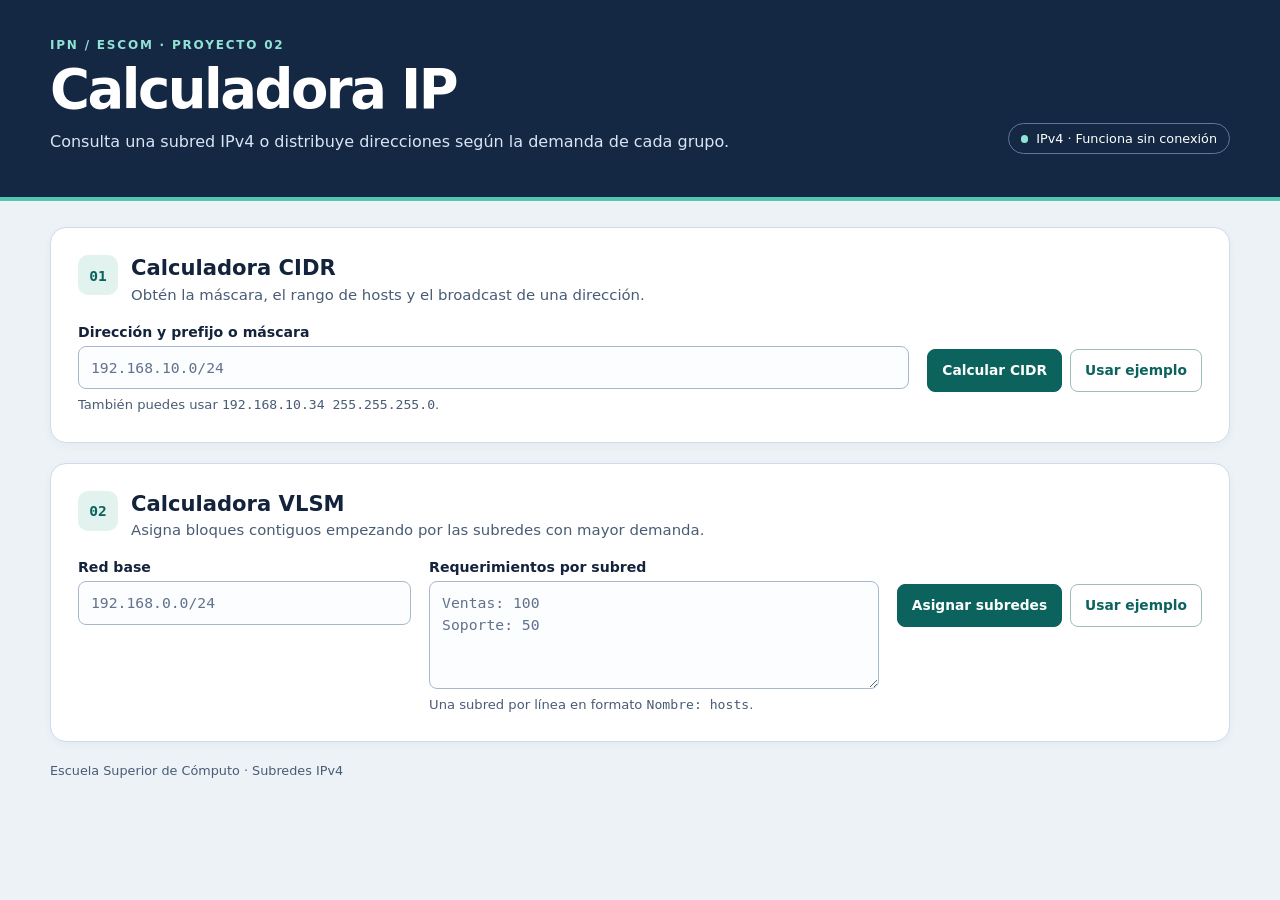
<file: proyecto/index.html>
<!doctype html>
<html lang="es-MX">
<head>
  <meta charset="utf-8">
  <meta name="viewport" content="width=device-width, initial-scale=1">
  <meta name="description" content="Calculadora IPv4 de subredes CIDR y asignaciones VLSM.">
  <title>Calculadora IP · CIDR y VLSM</title>
  <link rel="stylesheet" href="styles.css">
  <script defer src="js/ipv4.js"></script>
  <script defer src="js/ui.js"></script>
</head>
<body>
  <header class="masthead">
    <div class="wrap masthead-inner">
      <div>
        <p class="eyebrow">IPN / ESCOM · PROYECTO 02</p>
        <h1>Calculadora IP</h1>
        <p class="subtitle">Consulta una subred IPv4 o distribuye direcciones según la demanda de cada grupo.</p>
      </div>
      <span class="badge"><span aria-hidden="true"></span> IPv4 · Funciona sin conexión</span>
    </div>
  </header>
  <main class="wrap">
    <section class="calculator" aria-labelledby="cidr-title">
      <header class="section-heading">
        <span class="section-number" aria-hidden="true">01</span>
        <div>
          <h2 id="cidr-title">Calculadora CIDR</h2>
          <p>Obtén la máscara, el rango de hosts y el broadcast de una dirección.</p>
        </div>
      </header>
      <form id="cidr-form" class="form-grid" novalidate>
        <div class="field">
          <label for="cidr-input">Dirección y prefijo o máscara</label>
          <input id="cidr-input" type="text" placeholder="192.168.10.0/24" aria-describedby="cidr-hint" spellcheck="false" autocomplete="off" required>
          <p id="cidr-hint" class="hint">También puedes usar <code>192.168.10.34 255.255.255.0</code>.</p>
        </div>
        <div class="actions">
          <button type="submit">Calcular CIDR</button>
          <button type="button" class="example" id="cidr-example">Usar ejemplo</button>
        </div>
      </form>
      <p class="error" id="cidr-error" role="alert" hidden></p>
      <section class="results" id="cidr-results" aria-labelledby="cidr-result-title" hidden>
        <h3 id="cidr-result-title" tabindex="-1">Resultado CIDR</h3>
        <dl class="metrics" id="cidr-metrics"></dl>
        <p class="hint" id="cidr-special" hidden></p>
        <details>
          <summary>Ver representación binaria</summary>
          <dl class="metrics binary" id="cidr-binary"></dl>
        </details>
      </section>
    </section>

    <section class="calculator" aria-labelledby="vlsm-title">
      <header class="section-heading">
        <span class="section-number" aria-hidden="true">02</span>
        <div>
          <h2 id="vlsm-title">Calculadora VLSM</h2>
          <p>Asigna bloques contiguos empezando por las subredes con mayor demanda.</p>
        </div>
      </header>
      <form id="vlsm-form" class="form-grid" novalidate>
        <div class="field">
          <label for="vlsm-base">Red base</label>
          <input id="vlsm-base" type="text" placeholder="192.168.0.0/24" spellcheck="false" autocomplete="off" required>
        </div>
        <div class="field">
          <label for="vlsm-requests">Requerimientos por subred</label>
          <textarea id="vlsm-requests" rows="4" placeholder="Ventas: 100&#10;Soporte: 50" aria-describedby="vlsm-hint" spellcheck="false" required></textarea>
          <p id="vlsm-hint" class="hint">Una subred por línea en formato <code>Nombre: hosts</code>.</p>
        </div>
        <div class="actions">
          <button type="submit">Asignar subredes</button>
          <button type="button" class="example" id="vlsm-example">Usar ejemplo</button>
        </div>
      </form>
      <p class="error" id="vlsm-error" role="alert" hidden></p>
      <section class="results" id="vlsm-results" aria-labelledby="vlsm-result-title" hidden>
        <h3 id="vlsm-result-title" tabindex="-1">Asignación VLSM</h3>
        <dl class="metrics" id="vlsm-metrics"></dl>
        <div class="table-scroll" role="region" aria-label="Tabla de subredes asignadas" tabindex="0">
          <table>
            <thead>
              <tr>
                <th scope="col">Subred</th><th scope="col">Hosts pedidos</th>
                <th scope="col">Red / prefijo</th><th scope="col">Máscara</th>
                <th scope="col">Rango de hosts</th><th scope="col">Broadcast</th>
                <th scope="col">Hosts válidos</th><th scope="col">Hosts sin usar</th>
              </tr>
            </thead>
            <tbody id="vlsm-rows"></tbody>
          </table>
        </div>
        <p class="hint">Los hosts sin usar pertenecen a bloques ya asignados. Las direcciones libres están fuera de esos bloques.</p>
      </section>
    </section>
  </main>
  <footer class="wrap footer">Escuela Superior de Cómputo · Subredes IPv4</footer>
</body>
</html>
</file>
<file: proyecto/styles.css>
:root {
  color-scheme: light;
  font-family: system-ui, -apple-system, "Segoe UI", sans-serif;
  color: #14233c;
  background: #edf2f7;
  --ink: #14233c;
  --muted: #485c75;
  --line: #cfdaea;
  --accent: #0c625c;
  --accent-soft: #e2f3ef;
  --panel: #f5f8fc;
  --mono: "Cascadia Mono", Consolas, ui-monospace, monospace;
}

*, *::before, *::after { box-sizing: border-box; }
body { margin: 0; }
.wrap { width: min(1180px, calc(100% - 40px)); margin-inline: auto; }
.masthead { background: #142743; color: #fff; border-bottom: 4px solid #53c6b1; }
.masthead-inner { padding-block: 38px 43px; display: flex; align-items: flex-end; justify-content: space-between; gap: 18px; }
.eyebrow { color: #91e3d5; letter-spacing: .15em; font-size: .75rem; font-weight: 750; margin: 0 0 10px; }
h1, h2, h3, p, dl, dd { margin: 0; }
h1 { font-size: clamp(2.2rem, 5vw, 3.4rem); line-height: 1.02; letter-spacing: -.045em; }
.subtitle { margin-top: 13px; color: #d9e5f4; line-height: 1.5; }
.badge { display: inline-flex; align-items: center; gap: .5rem; border: 1px solid #5d7898; padding: 7px 12px; border-radius: 25px; white-space: nowrap; font-size: .8rem; }
.badge span { width: .48rem; height: .48rem; border-radius: 50%; background: #91e3d5; }
main { display: grid; gap: 20px; padding-block: 26px 14px; }
.calculator { min-width: 0; border: 1px solid var(--line); background: #fff; border-radius: 16px; padding: clamp(17px, 3vw, 27px); box-shadow: 0 3px 10px #1427430a; }
.section-heading { display: flex; align-items: flex-start; gap: 13px; margin-bottom: 20px; }
.section-number { flex: none; display: grid; place-items: center; width: 40px; height: 40px; border-radius: 10px; color: var(--accent); background: var(--accent-soft); font: 700 .91rem var(--mono); }
h2 { font-size: 1.32rem; line-height: 1.25; }
.section-heading p { color: var(--muted); margin-top: 4px; font-size: .93rem; }
.form-grid { display: grid; grid-template-columns: minmax(0, 1fr) auto; gap: 14px 18px; align-items: start; }
#vlsm-form { grid-template-columns: minmax(0, 1fr) minmax(0, 1.35fr) auto; }
.field { min-width: 0; }
label { display: block; font-size: .88rem; font-weight: 700; margin-bottom: 6px; }
input, textarea { width: 100%; padding: 10px 12px; border: 1px solid #a6b7ce; border-radius: 8px; color: var(--ink); background: #fcfdff; font: .92rem/1.45 var(--mono); }
textarea { display: block; resize: vertical; }
input::placeholder, textarea::placeholder { color: #61728b; opacity: 1; }
.hint { color: var(--muted); font-size: .82rem; line-height: 1.5; margin-top: 6px; }
code { font-family: var(--mono); overflow-wrap: anywhere; }
.actions { display: flex; flex-wrap: wrap; gap: 8px; margin-top: 25px; }
button { border: 1px solid var(--accent); border-radius: 8px; padding: 10px 14px; min-height: 43px; cursor: pointer; font: 700 .86rem/1.4 system-ui, sans-serif; color: #fff; background: var(--accent); }
button:hover { background: #084b46; }
button.example { color: var(--accent); background: #fff; border-color: #9dbfba; }
button.example:hover { background: var(--accent-soft); }
:focus-visible { outline: 3px solid #1473b7; outline-offset: 3px; }
.error { border: 1px solid #edb8b5; background: #fff0ef; color: #861d1d; padding: 10px 13px; border-radius: 8px; margin-top: 16px; overflow-wrap: anywhere; }
.results { margin-top: 19px; border-top: 1px solid var(--line); padding-top: 15px; }
h3 { font-size: 1rem; margin-bottom: 9px; }
.metrics { display: grid; grid-template-columns: repeat(3, minmax(0, 1fr)); gap: 8px; }
#vlsm-metrics { grid-template-columns: repeat(4, minmax(0, 1fr)); }
.metrics > div { padding: 9px 11px; border-radius: 7px; background: var(--panel); }
dt { font-size: .75rem; font-weight: 700; color: var(--muted); margin-bottom: 4px; }
dd { font: 700 .86rem/1.35 var(--mono); overflow-wrap: anywhere; }
details { margin-top: 10px; }
summary { color: var(--accent); font-size: .83rem; font-weight: 650; cursor: pointer; }
.binary { grid-template-columns: repeat(2, minmax(0, 1fr)); margin-top: 8px; }
.table-scroll { overflow-x: auto; margin-top: 12px; border: 1px solid var(--line); border-radius: 8px; }
table { border-collapse: collapse; width: 100%; text-align: left; font-size: .8rem; }
th, td { padding: 9px; border-bottom: 1px solid var(--line); }
thead th { background: #e7eff9; }
tbody tr:nth-child(even) { background: #f8faff; }
tbody tr:last-child > * { border-bottom: 0; }
tbody th { min-width: 80px; max-width: 170px; overflow-wrap: anywhere; }
td { font-family: var(--mono); white-space: nowrap; }
.footer { padding-block: 7px 20px; color: var(--muted); font-size: .8rem; }

@media (max-width: 890px) {
  #vlsm-form { grid-template-columns: minmax(0, 1fr) minmax(0, 1.3fr); }
  #vlsm-form .actions { grid-column: 1 / -1; margin-top: 0; }
  #vlsm-metrics { grid-template-columns: repeat(2, minmax(0, 1fr)); }
}
@media (max-width: 630px) {
  .wrap { width: calc(100% - 24px); }
  .masthead-inner { align-items: flex-start; flex-direction: column; padding-block: 25px; }
  .form-grid, #vlsm-form { grid-template-columns: minmax(0, 1fr); }
  .actions { margin-top: 0; }
  .metrics { grid-template-columns: repeat(2, minmax(0, 1fr)); }
  .binary { grid-template-columns: minmax(0, 1fr); }
}
</file>
